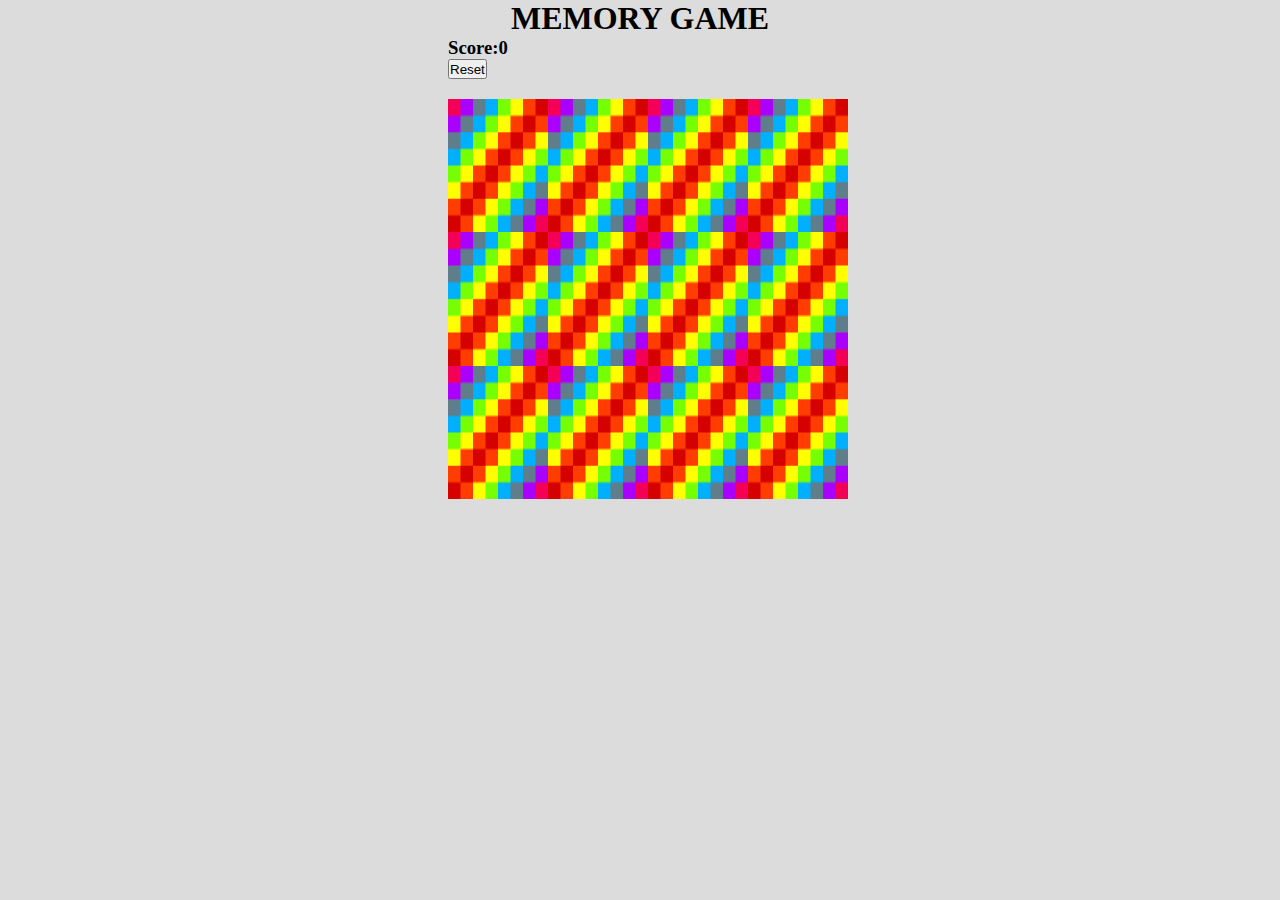
<file: memory-game/index.html>
<!DOCTYPE html>
<html lang="en">
<head>
    <meta charset="UTF-8">
    <meta http-equiv="X-UA-Compatible" content="IE=edge">
    <meta name="viewport" content="width=device-width, initial-scale=1.0">
    <title>Memory game</title>
    <link rel="stylesheet" href="style.css">
    <script src="./script.js"></script>
</head>
<body>
    <h1>MEMORY GAME</h1>
    <div class="container">
    <h3>Score:<span id="result">0</span></h3>
    <button id="reset" class="btn">Reset</button>
    <div class="grid"></div>
</div>
</body>
</html>
</file>
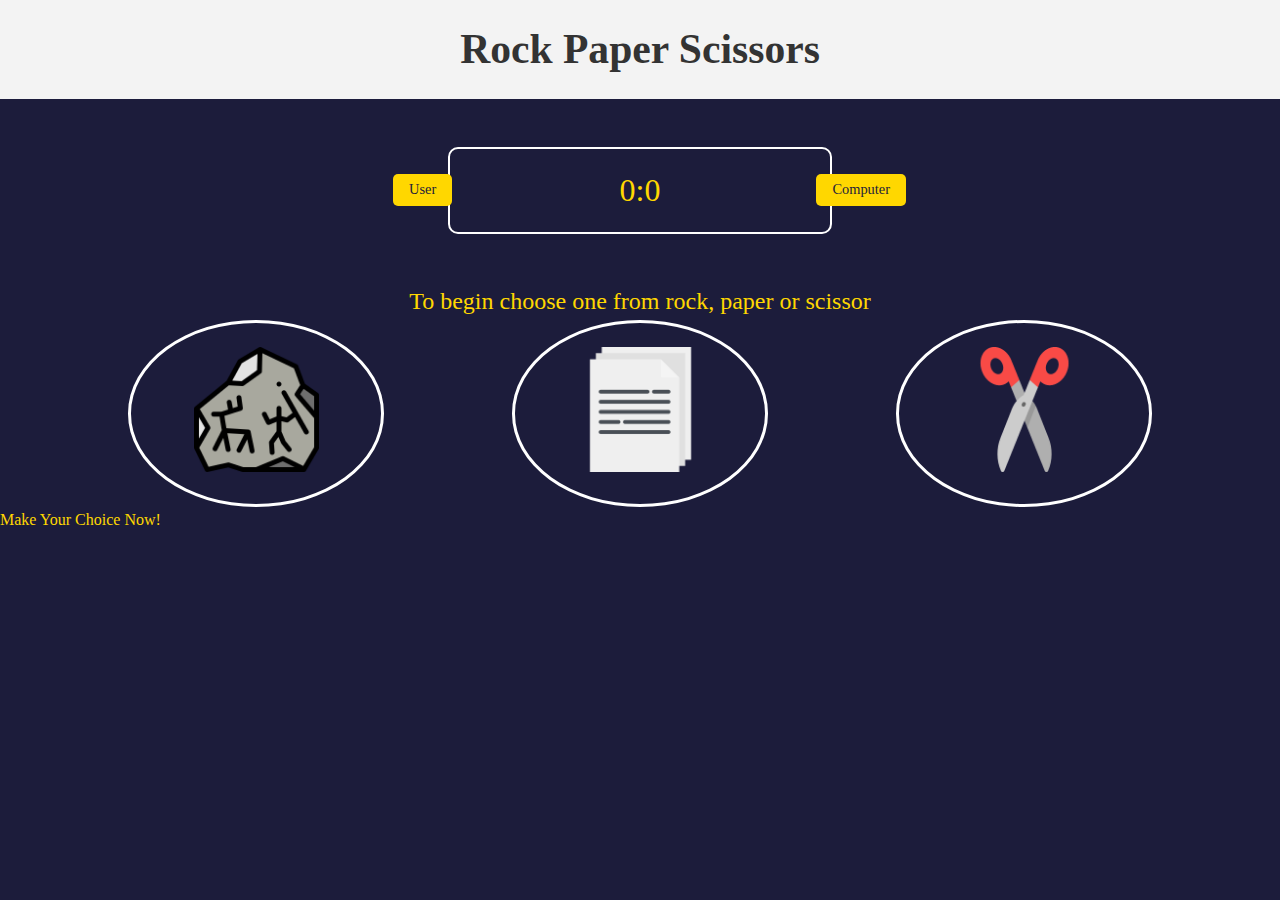
<file: rock paper scissor/index.html>
<!DOCTYPE html>
<html lang="en">
  <head>
    <meta charset="UTF-8" />
    <meta http-equiv="X-UA-Compatible" content="IE=edge" />
    <meta name="viewport" content="width=device-width, initial-scale=1.0" />
    <link rel="stylesheet" href="./style.css" />
    <title>Rock Paper Scissors</title>
  </head>
  <body>
    <header>
      <h1>Rock Paper Scissors</h1>
    </header>
    <section class="score-board">
      <div class="badge" id="comp-label">Computer</div>
      <div class="badge" id="user-label">User</div>
      <span id="user-score">0</span>:<span id="computer-score">0</span>
    </section>
    <div class="result">
      <p id="round__result"></p>
      <p id="result__text">To begin choose one from rock, paper or scissor</p>
    </div>
    <div class="choices">
      <div class="choice" id="rock">
        <img
          src="./rock.png"
        />
      </div>

      <div class="choice" id="paper">
        <img
          src="./paper.png"
        />
      </div>

      <div class="choice" id="scissor">
        <img
          src="./scissor.png"
        />
      </div>
    </div>
    <div class="action_text">
      <p>Make Your Choice Now!</p>
    </div>
  </body>
  <script src="./script.js"></script>
</html>
</file>
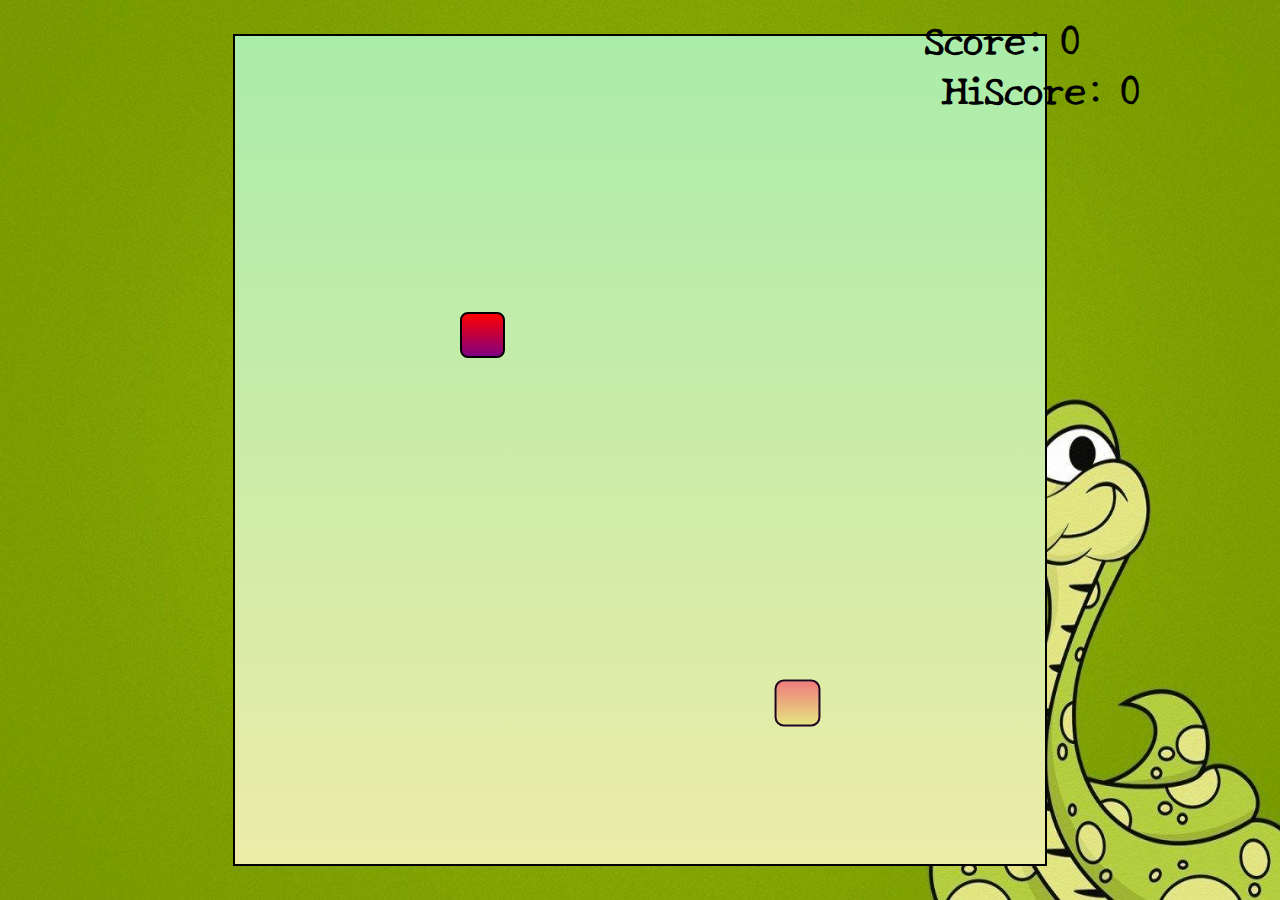
<file: SnakeGame/index.html>
<!DOCTYPE html>
<html lang="en">
<head>
    <meta charset="UTF-8">
    <meta http-equiv="X-UA-Compatible" content="IE=edge">
    <meta name="viewport" content="width=device-width, initial-scale=1.0">
    <title>Snake Game</title>
    <link rel="stylesheet" href="./style.css">
</head>
<body>
    <div class="body">
        <div id="scoreBox">Score: 0</div>
        <div id="hiscoreBox">HiScore: 0</div>
        <div id="board"></div>
    </div>
</body>
<script src="./script.js"></script>
</html>
</file>
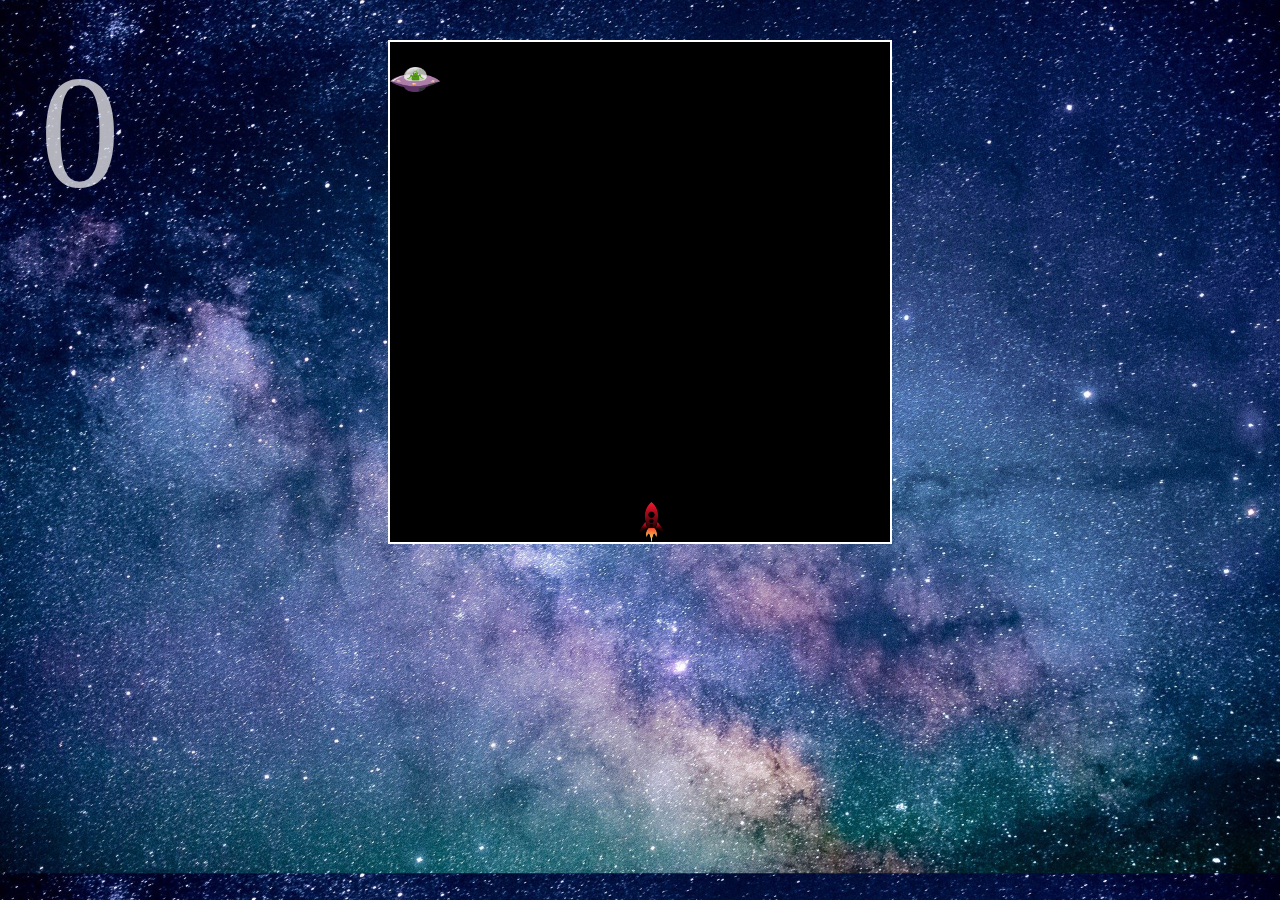
<file: Space Shooter/index.html>
<!DOCTYPE html>
<html lang="en">
  <head>
    <meta charset="UTF-8" />
    <meta name="viewport" content="width=device-width, initial-scale=1.0" />
    <title>Space Shooter</title>
    <link rel="stylesheet" href="./style.css">
  </head>
  <script src="./script.js" defer></script>
  <body>
    <div id="board">
      <div class="rocks"></div>
      <div id="jet"></div>
    </div>
    <div id="points">0</div>
  </body>
</html>
</file>
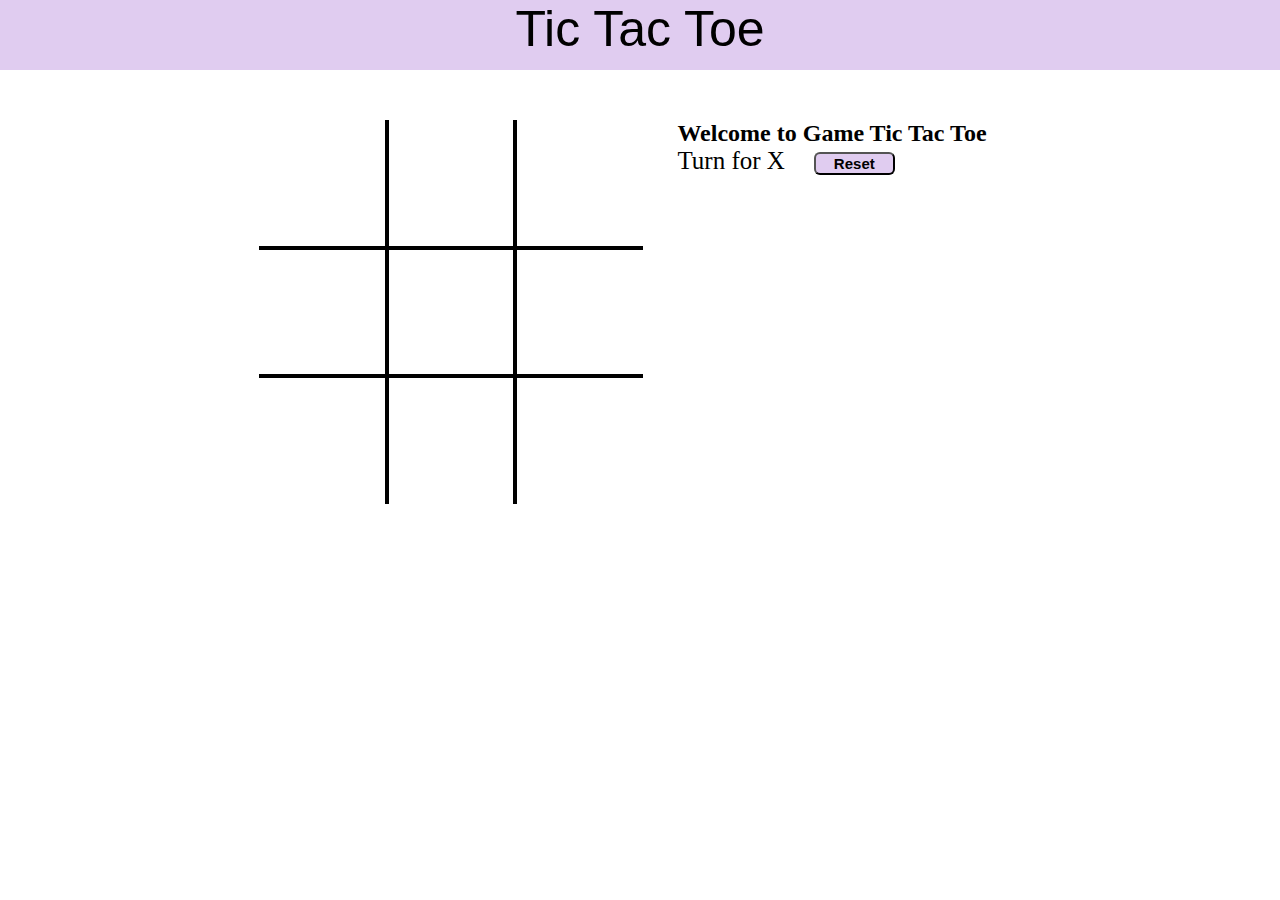
<file: Tic-Tac-Toe/index.html>
<!DOCTYPE html>
<html lang="en">
<head>
    <meta charset="UTF-8">
    <meta http-equiv="X-UA-Compatible" content="IE=edge">
    <meta name="viewport" content="width=device-width, initial-scale=1.0">
    <title>Tic Tac Toe</title>
    <link rel="stylesheet" href="style.css">
</head>
<body>
    <div class="header">
        <p>Tic Tac Toe</p>
    </div>
    <div class="gameContainer">
        <div class="container">
            <div class="box bt-0 bl-0"><spam class="boxtext"></spam></div>
            <div class="box bt-0"><spam class="boxtext"></spam></div>
            <div class="box bt-0 br-0"><spam class="boxtext"></spam></div>
            <div class="box bl-0"><spam class="boxtext"></spam></div>
            <div class="box"><spam class="boxtext"></spam></div>
            <div class="box br-0"><spam class="boxtext"></spam></div>
            <div class="box bl-0 bb-0"><spam class="boxtext"></spam></div>
            <div class="box bb-0"><spam class="boxtext"></spam></div>
            <div class="box bb-0 br-0"><spam class="boxtext"></spam></div>
        </div>
        <div class="gameInfo">
            <h1>Welcome to Game Tic Tac Toe</h1>
            <div>
                <span class="info">Turn for X</span>
                <button id="reset" class="btn">Reset</button>
            </div>
            <div class="imgbox">
                <img src="./excited.gif" alt="">
            </div>
        </div>
    </div>
    <script src="script.js"></script>
</body>
</html>
</file>
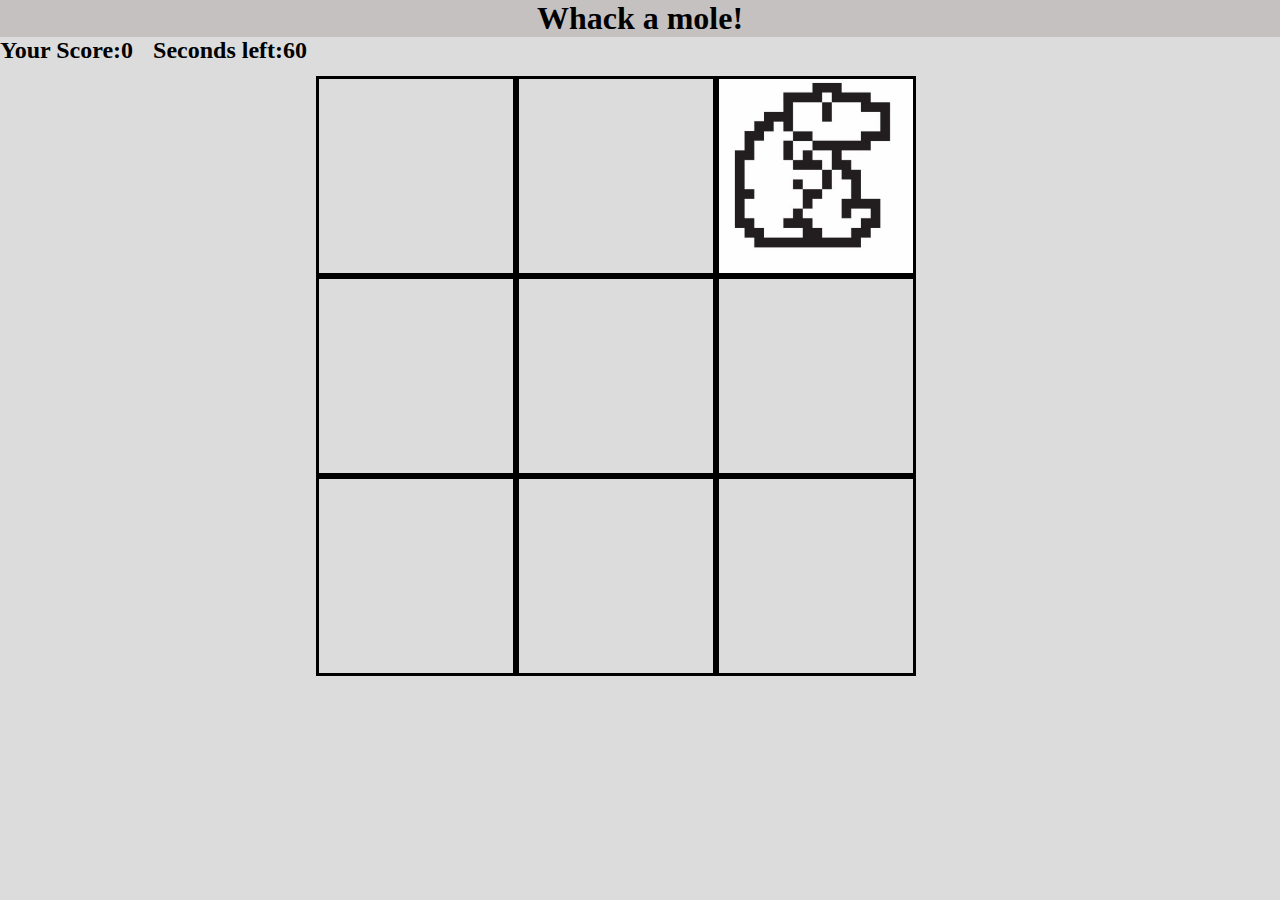
<file: whack-a-mole/index.html>
<!DOCTYPE html>
<html lang="en">
  <head>
    <meta charset="UTF-8" />
    <meta http-equiv="X-UA-Compatible" content="IE=edge" />
    <meta name="viewport" content="width=device-width, initial-scale=1.0" />
    <title>Whack a mole</title>
    <link rel="stylesheet" href="./style.css" />
  </head>
  <body>
    <h1 class="heading">Whack a mole!</h1>

    <div class="container">
      <h2>Your Score:</h2>
      <h2 id="score">0</h2>
      <h2 style="margin-left: 20px;">Seconds left:</h2>
      <h2 id="time-left">60</h2>
      <div class="grid">
        <div class="square" id="1"></div>
        <div class="square" id="2"></div>
        <div class="square" id="3"></div>
        <div class="square" id="4"></div>
        <div class="square" id="5"></div>
        <div class="square" id="6"></div>
        <div class="square" id="7"></div>
        <div class="square" id="8"></div>
        <div class="square" id="9"></div>
      </div>
    </div>
  </body>
  <script src="./script.js"></script>
</html>
</file>
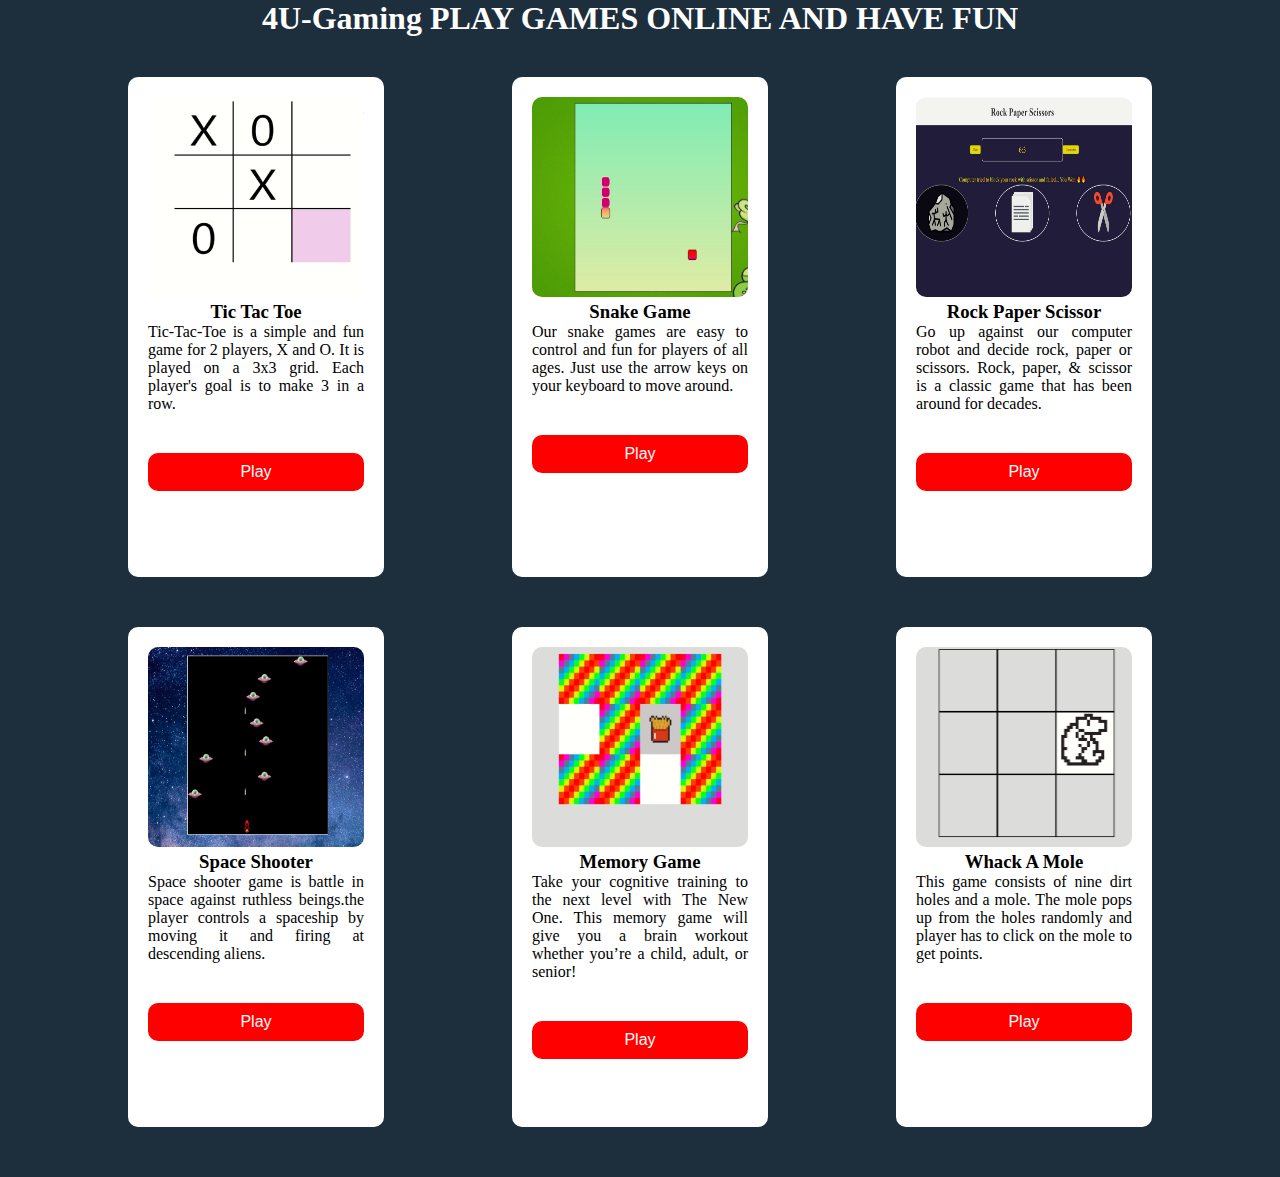
<file: 4U-Gaming.html>
<!DOCTYPE html>
<html lang="en">
  <head>
    <meta charset="UTF-8" />
    <meta http-equiv="X-UA-Compatible" content="IE=edge" />
    <meta name="viewport" content="width=device-width, initial-scale=1.0" />
    <title>4U-Gaming</title>
    <link rel="stylesheet" href="./4U-Gaming.css" />
  </head>
  <body>
    <h1>4U-Gaming PLAY GAMES ONLINE AND HAVE FUN</h1>
    <div class="container">
      <div class="box1" id="box">
        <div class="image-div">
          <img src="./tic-tac-toe.jpg" alt="" />
        </div>
        <h3>Tic Tac Toe</h3>
        <p>
          Tic-Tac-Toe is a simple and fun game for 2 players, X and O. It is
          played on a 3x3 grid. Each player's goal is to make 3 in a row.
        </p>
        <div class="button">
          <a href="./Tic-Tac-Toe/index.html">Play</a>
        </div>
      </div>
      <div class="box2" id="box">
        <div class="image-div">
          <img src="./snake-game.jpg" alt="" />
        </div>
        <h3>Snake Game</h3>
        <p>
          Our snake games are easy to control and fun for players of all ages.
          Just use the arrow keys on your keyboard to move around.
        </p>
        <div class="button">
          <a href="./SnakeGame/index.html">Play</a>
        </div>
      </div>
      <div class="box3" id="box">
        <div class="image-div">
          <img src="./rock-paper-scissor.jpg" alt="" />
        </div>
        <h3>Rock Paper Scissor</h3>
        <p>
          Go up against our computer robot and decide rock, paper or scissors.
          Rock, paper, & scissor is a classic game that has been around for
          decades.
        </p>
        <div class="button">
          <a href="./rock paper scissor/index.html">Play</a>
        </div>
      </div>
    </div>

    <div class="container">
      <div class="box1" id="box">
        <div class="image-div">
          <img src="./space-shooter.jpg" alt="" />
        </div>
        <h3>Space Shooter</h3>
        <p>
          Space shooter game is battle in space against ruthless beings.the
          player controls a spaceship by moving it and firing at descending
          aliens.
        </p>
        <div class="button">
          <a href="./Space Shooter/index.html">Play</a>
        </div>
      </div>
      <div class="box2" id="box">
        <div class="image-div">
          <img src="./memoey-game.jpg" alt="" />
        </div>
        <h3>Memory Game</h3>
        <p>
          Take your cognitive training to the next level with The New One. This
          memory game will give you a brain workout whether you’re a child,
          adult, or senior!
        </p>
        <div class="button">
          <a href="./memory-game/index.html">Play</a>
        </div>
      </div>
      <div class="box3" id="box">
        <div class="image-div">
          <img src="./whack-a-mole.jpg" alt="" />
        </div>
        <h3>Whack A Mole</h3>
        <p>
          This game consists of nine dirt holes and a mole. The mole pops up
          from the holes randomly and player has to click on the mole to get
          points.
        </p>
        <div class="button">
          <a href="./whack-a-mole/index.html">Play</a>
        </div>
      </div>
    </div>
  </body>
</html>
</file>
<file: memory-game/style.css>
*{
    padding: 0;
    margin: 0;
    box-sizing: border-box;
}
body{
    background-color: gainsboro;
}
h1{
    text-align: center;
}
.container{
    margin-left: 35%;
    margin-right: 25%;
    
}
.grid{
    display: flex;
    flex-wrap: wrap;
    height: 400px;
    width: 400px;
    margin-top: 20px;
}
.btn{
    height: 20px;
    
}
@media screen and (max-width: 768px){
    .container{
        margin-left: 10%;
        margin-right: 10%;
    }
    .grid{
        width: 90%;
        height: 40%;
    }
}
</file>
<file: rock paper scissor/style.css>
* {
    padding: 0;
    margin: 0;
    box-sizing: border-box;
    line-height: 1.6;
}
body {
    background-color: rgb(28, 28, 59);
    color: gold;
}
header {
    padding: 1rem 0rem;
    text-align: center;
    font-size: 1.3rem;
    font-weight: bold;
    background-color: #f3f3f3;
    color: #333;
}
.score-board {
    border: 2px solid white;
    width: 30%;
    margin: 3rem auto;
    border-radius: 10px;
    padding: 1rem 0rem;
    font-size: 2rem;
    position: relative;
    text-align: center;
}.badge {
    font-size: 0.9rem;
    position: absolute;
    background-color: gold;
    color: rgb(28, 28, 59);
    padding: 0.3rem 1rem;
    border-radius: 5px;
}

#comp-label {
    right: -20%;
    top: 30%;
}

#user-label {
    left: -15%;
    top: 30%;
}.result {
    text-align: center;
    font-size: 1.5rem;
}
.choices {
    display: flex;
    justify-content: space-evenly;
}
.choice {
    width: 20%;
    text-align: center;
    border: 3px solid white ;
    border-radius: 50%;
    padding: 1.5rem 0rem;
    transition: all 0.5s ease-in-out;
}

.choice:hover {
    border: 3px solid grey;
    cursor: pointer;
    background: rgb(8, 8, 17);
}

.choice > img {
    width: 50%;
}
@media(max-width:700px) {
    .score-board {
        padding: 2rem 0rem;
    }

    #user-label {
        left: -20%;
    }

    #comp-label {
        right: -30%;
    }
}

@media (max-width: 600px) {
    #user-label {
        transform: rotate(90deg);
    }

    #comp-label {
        right: -30%;
        top: 35%;
        transform: rotate(90deg);
    }
}
.choices > .win {
    border: 3px solid green;
    box-shadow: 1px 1px 15px green;
}

.choices > .lost {
    border: 3px solid red;
    box-shadow: 1px 1px 15px red;
}

.choices > .draw {
    border: 3px solid yellow;
    box-shadow: 1px 1px 15px yellow;
}
</file>
<file: SnakeGame/style.css>
@import url('https://fonts.googleapis.com/css2?family=New+Tegomin&display=swap');
*{
    padding: 0;
    margin: 0;
}

.body{
    background: url("./bg.jpg"); 
    min-height: 100vh;
    background-size: 100vw 100vh;
    background-repeat: no-repeat;
    display: flex;
    justify-content: center;
    align-items: center;
}

#scoreBox{
    position: absolute;
    top: 9px;
    right: 200px;
    font-size: 39px;
    font-weight: bold;
    font-family: 'New Tegomin', serif;
}

#hiscoreBox{
    position: absolute;
    top: 59px;
    right: 140px;
    font-size: 39px;
    font-weight: bold;
    font-family: 'New Tegomin', serif;
}

#board{
    background: linear-gradient(rgb(170, 236, 170), rgb(236, 236, 167));
    width: 90vmin;
    height: 92vmin;
    border: 2px solid black;
    display: grid;
    grid-template-rows: repeat(18, 1fr);
    grid-template-columns: repeat(18, 1fr);
}

.head{
    background: linear-gradient(rgb(240, 124, 124), rgb(228, 228, 129));
    border: 2px solid rgb(34, 4, 34); 
    transform: scale(1.02);
    border-radius: 9px;
}

.snake{
    background-color: purple;
    border: .25vmin solid white;
    border-radius: 12px;
}

.food{
    background: linear-gradient(red, purple);
    border: .25vmin solid black;
    border-radius: 8px;
}
</file>
<file: Space Shooter/style.css>
*{
    padding: 0;
    margin: 0;
    overflow-x: hidden;
}body {
    width: 100%;
    overflow: hidden;
    background: url("space.jpg");
    background-size: cover;
  }
  #board {
    position: relative;
    width: 500px;
    height: 500px;
    margin: 40px auto;
    border: 2px solid white;
    background-color: black;
    overflow: hidden;
  }

  #jet {
    position: absolute;
    width: 40px;
    height: 40px;
    background: url("rocket.png");
    background-size: contain;
    background-repeat: no-repeat;
    left: 50%;
    bottom: 0px;
  }

  .bullets {
    position: absolute;
    bottom: 40px;
    left: 51%;
    width: 20px;
    height: 20px;
    background: url("bullet.png");
    background-size: contain;
    background-repeat: no-repeat;
  }

  .rocks {
    position: absolute;
    top: 0px;
    width: 50px;
    height: 50px;
    background: url("alien.png");
    background-size: contain;
    background-repeat: no-repeat;
  }
  #points {
    position: absolute;
    top: 0px;
    margin: 40px;
    opacity: 0.7;
    font-size: 10em;
    color: white;
  }
  @media screen and (max-width: 500px){
    #board{
      height: 350px;
      width: 350px;
    }
  }
</file>
<file: Tic-Tac-Toe/style.css>
* {
  padding: 0;
  margin: 0;
}
.header {
  height: 70px;
  width: 100%;
  background-color: rgb(224, 204, 240);
  font-family: -apple-system, BlinkMacSystemFont, "Segoe UI", Roboto, Oxygen,
    Ubuntu, Cantarell, "Open Sans", "Helvetica Neue", sans-serif;
}
.header p {
  text-align: center;
  font-size: 50px;
}
.home {
  position: fixed;
  margin-top: 10px;
  margin-left: 10px;
  text-decoration: none;
}
.gameContainer {
  display: flex;
  justify-content: center;
  margin-top: 50px;
}
.container {
  display: grid;
  font-family: -apple-system, BlinkMacSystemFont, "Segoe UI", Roboto, Oxygen,
    Ubuntu, Cantarell, "Open Sans", "Helvetica Neue", sans-serif;
  grid-template-rows: repeat(3, 10vw);
  grid-template-columns: repeat(3, 10vw);
  position: relative;
  
}
.box{
    border: 2px solid black;
    font-size: 8vw;
    cursor: pointer;
    display: flex;
    justify-content: center;
    align-items: center;
}
.box:hover{
    background-color: rgb(224, 204, 240);
}
.info{
    font-size: 25px;
}
.gameInfo{
    padding: 0 34px;
}
.gameInfo h1{
    font-size: 1.5rem;
}
.imgbox img{
    width: 0;
    transition: width 1s ease-in-out;
}
.br-0{
    border-right: 0;
}
.bl-0{
    border-left: 0;
}
.bb-0{
    border-bottom: 0;
}
.bt-0{
    border-top: 0;
}
.btn{
    margin: 0 25px;
    padding: 1px 18px;
    background: rgb(224, 204, 240);
    border-radius: 6px;
    cursor: pointer;
    font-size: 15px;
    font-weight: bolder;
}
@media screen and (max-width: 768px){
    /* .header ul{
        position: absolute;
        text-align: center;
    } */
    .home{
        margin-top: 0;
        padding-top: 10px;
        position: relative;
        text-align: center;
    }
    .header p{
        display: none;
    }
    .gameContainer{
        flex-wrap: wrap;
    }
    .gameInfo{
        margin-top: 34px;
    }
    .gameInfo h1{
        font-size: 1.5rem;
    }
    .container{
        grid-template-rows: repeat(3,20vw);
        grid-template-columns: repeat(3,20vw);
    }
}
</file>
<file: whack-a-mole/style.css>
*{
    padding: 0;
    margin: 0;
    box-sizing: border-box;
}
body{
    background-color: gainsboro;
}
.container{
    display: inline-flex;
}
.heading{
    text-align: center;
    background-color: rgb(198, 193, 193);
}
.square{
    width: 200px;
    height: 200px;
    border-style: solid;
    border-color: black;
}
.grid{
    margin-top: 30px;
    display: flex;
    flex-flow: row wrap;
    justify-content: center;
    align-content: center;
    width: 618px;
    height: 618px;
}
.mole{
    background-image: url(./mole.jpg);
    background-size: cover;
}
</file>
<file: 4U-Gaming.css>
*{
    margin: 0;
    padding: 0;
    box-sizing: border-box;
}
body{
    background-color: #1d2e3c;
}
h1{
    color: white;
    text-align: center;
    margin-bottom: 40px;
}
.container{
    display: inline-flex;
    margin-bottom: 50px;
}
#box{
    height:500px;
    width: 20%;
    margin-left: 10%;
    overflow: hidden;
    text-align: justify;
    padding: 20px;
    border-radius: 10px;
}
.box1{
    background-color: white;
}
.box2{
    background-color: white;
}
.box3{
    background-color: white;
}
#box img{
    width: 100%;
    height:200px ;
    border-radius: 10px;
}
#box h3{
    text-align: center;
}
.button{
    display: block;
    margin-top: 40px;
    background-color: red;
    padding: 10px 20px;
    border-radius: 10px;
    text-align: center;
}
.button:hover{
    background-color: blue;
}
.button a{
    text-decoration: none;
    color: white;
    font-family: Arial, Helvetica, sans-serif;
}
@media screen and (max-width: 924px) {
    .container{
        display: block;
    }
    
#box{
    width: 80%;
    height: 400px;
    margin-left: 10%;
    margin-bottom: 40px;
}
.button{
    margin-top: 20px;
}
}
@media screen and (max-width: 450px) {
    .container{
        display: block;
    }
    
#box{
    width: 80%;
    height: 400px;
    margin-left: 10%;
    margin-bottom: 40px;
}
.button{
    margin-top: 20px;
}
#box img{
    width: 100%;
    height:140px ;
    border-radius: 10px;
}
}
</file>
